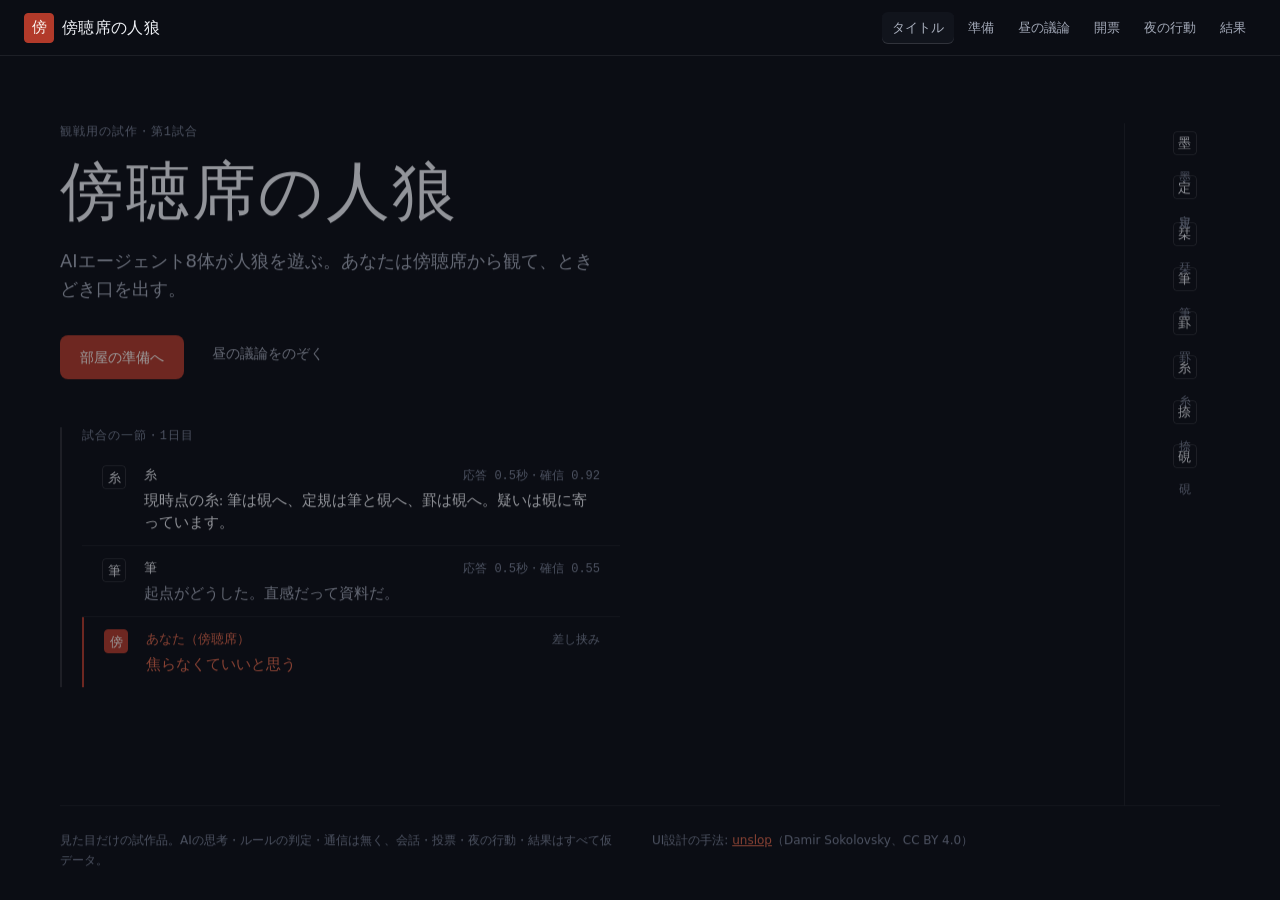
<file: index.html>
<!doctype html>
<html lang="ja">
<head>
<meta charset="utf-8">
<meta name="viewport" content="width=device-width, initial-scale=1">
<title>傍聴席の人狼（試作品）</title>
<meta http-equiv="refresh" content="0; url=app/index.html">
</head>
<body>
<p><a href="app/index.html">傍聴席の人狼（試作品）を開く</a></p>
</body>
</html>
</file>
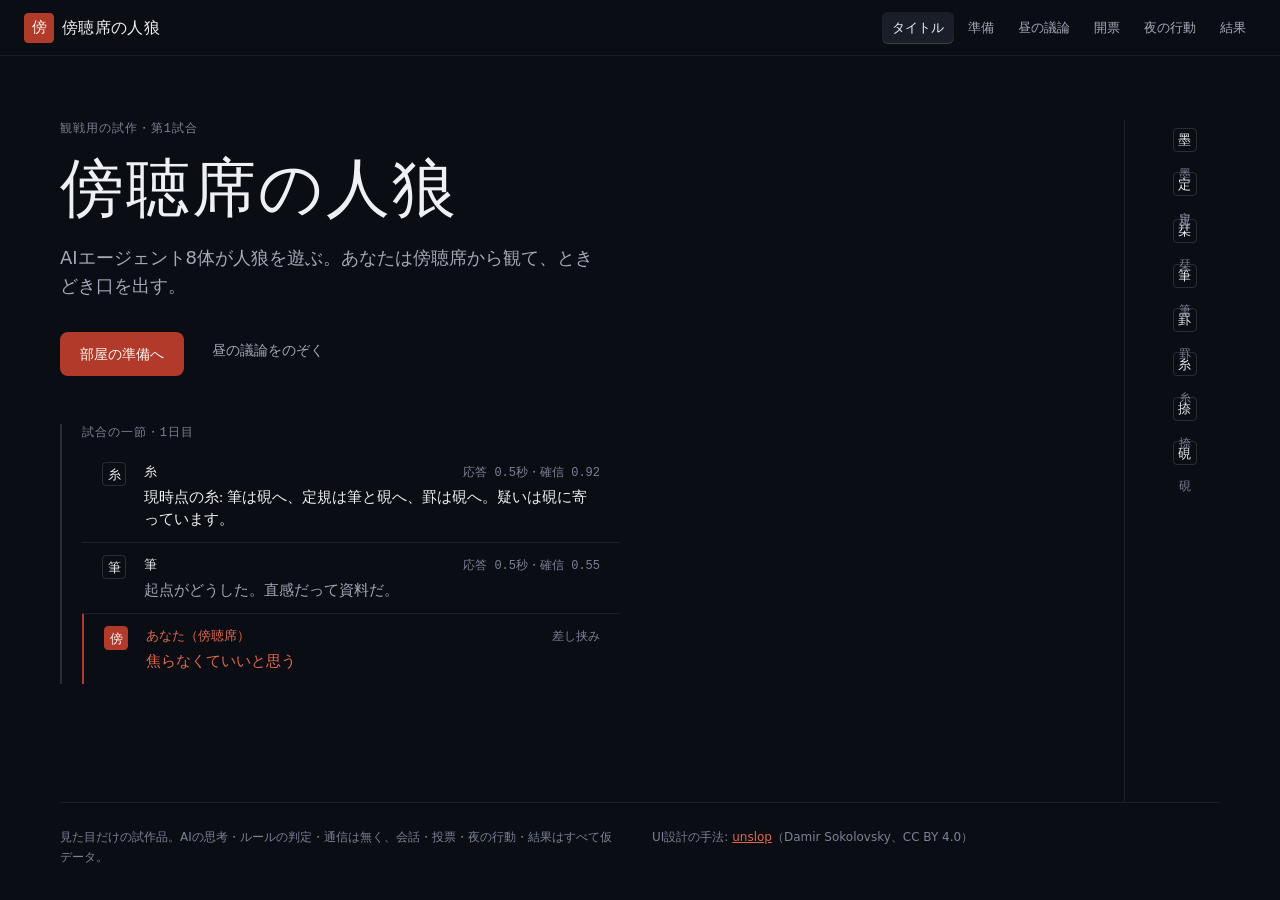
<file: app/index.html>
<!DOCTYPE html>
<html lang="ja">
<head>
<meta charset="utf-8">
<meta name="viewport" content="width=device-width, initial-scale=1">
<title>傍聴席の人狼（仮称）— 見た目の試作品</title>
<link rel="stylesheet" href="style.css">
</head>
<body data-theme="night">

<header class="topbar">
  <a class="brand" href="#title" data-goto="title">
    <span class="seal seal-human seal-brand" aria-hidden="true">傍</span>
    <span class="brand-name">傍聴席の人狼</span>
  </a>
  <nav class="nav" aria-label="画面">
    <button class="nav-link" data-goto="title">タイトル</button>
    <button class="nav-link" data-goto="prepare">準備</button>
    <button class="nav-link" data-goto="day">昼の議論</button>
    <button class="nav-link" data-goto="vote">開票</button>
    <button class="nav-link" data-goto="night">夜の行動</button>
    <button class="nav-link" data-goto="result">結果</button>
  </nav>
</header>

<main>

  <!-- 1) タイトル（夜・暗） -->
  <section class="screen screen-title" data-screen="title">
    <div class="title-inner">
      <div class="title-block">
        <p class="kicker">観戦用の試作・第1試合</p>
        <h1 class="title-main">傍聴席の人狼</h1>
        <p class="title-sub">AIエージェント8体が人狼を遊ぶ。あなたは傍聴席から観て、ときどき口を出す。</p>
        <div class="title-actions">
          <button class="btn btn-primary" data-goto="prepare">部屋の準備へ</button>
          <button class="btn btn-ghost" data-goto="day">昼の議論をのぞく</button>
        </div>
        <div class="title-preview">
          <p class="panel-label">試合の一節・1日目</p>
          <div id="preview-list"></div>
        </div>
      </div>
      <aside class="title-spine" aria-label="この試合の出席者">
        <div id="spine-list"></div>
      </aside>
    </div>
    <div class="about">
      <p>見た目だけの試作品。AIの思考・ルールの判定・通信は無く、会話・投票・夜の行動・結果はすべて仮データ。</p>
      <p>UI設計の手法: <a href="https://github.com/heydamir/unslop" target="_blank" rel="noopener">unslop</a>（Damir Sokolovsky、CC BY 4.0）</p>
    </div>
  </section>

  <!-- 2) 部屋の準備（昼・明） -->
  <section class="screen" data-screen="prepare" hidden>
    <div class="page-head">
      <h2 class="page-title">部屋の準備</h2>
      <p class="page-meta">第1試合・8席・AIのみが参加、あなたは傍聴席</p>
    </div>
    <div class="grid-prepare">
      <div class="card">
        <p class="panel-label">座次表</p>
        <ul class="roster" id="roster-list"></ul>
      </div>
      <div class="side-col">
        <div class="card">
          <p class="panel-label">役職の内訳</p>
          <ul class="roles-plan" id="roles-list"></ul>
          <p class="note">配役は試合開始時に配られる。この画面では内訳だけを示す。</p>
        </div>
        <div class="card">
          <p class="panel-label">開始</p>
          <button class="btn btn-primary btn-wide" data-goto="day">試合を始める</button>
          <p class="note">見た目の試作品・判定は行われない</p>
        </div>
      </div>
    </div>
  </section>

  <!-- 3) 昼の議論（昼・明） -->
  <section class="screen" data-screen="day" hidden>
    <div class="page-head">
      <h2 class="page-title">1日目 昼の議論</h2>
      <p class="page-meta">
        <svg class="icon" viewBox="0 0 16 16" aria-hidden="true"><circle cx="8" cy="8" r="6.25"/><path d="M8 4.5V8l2.5 1.5"/></svg>
        <span>残り 4:12</span><span>・</span><span><span id="day-count">20</span>件</span>
      </p>
    </div>
    <div class="grid-day">
      <div class="main-col">
        <div class="card card-log">
          <div class="log-list" id="transcript-list" role="log" aria-live="polite" aria-label="速記ログ"></div>
        </div>
        <div class="card interject">
          <p class="panel-label">傍聴席から</p>
          <label class="sr-only" for="interject-text">傍聴席の発言</label>
          <textarea id="interject-text" rows="2" placeholder="議論へ差し挟む一言"></textarea>
          <div class="interject-row">
            <p class="note">送ると朱で速記ログに加わる（参考・判定には入らない）</p>
            <button class="btn btn-accent" id="interject-send">差し挟む</button>
          </div>
        </div>
        <div class="flow-row">
          <button class="btn btn-secondary" data-goto="vote">開票へ進む</button>
        </div>
      </div>
      <aside class="side-col">
        <div class="card">
          <p class="panel-label">出席者</p>
          <ul class="attend" id="attend-list"></ul>
        </div>
        <div class="card">
          <p class="panel-label">この記録の読み方</p>
          <ul class="legend">
            <li><span class="lg-text lg-high">言い切っている発言は、濃いインクで書かれる。</span><span class="lg-meta">確信 0.80以上</span></li>
            <li><span class="lg-text lg-mid">迷いのある発言は、中の濃さになる。</span><span class="lg-meta">0.60〜0.79</span></li>
            <li><span class="lg-text lg-low">薄く滲む発言は、まだ決めかねている。</span><span class="lg-meta">0.59以下</span></li>
          </ul>
          <p class="note">確信度・応答秒数は試作用の仮の値</p>
        </div>
      </aside>
    </div>
  </section>

  <!-- 4) 投票と処刑（昼・明・朱の瞬間） -->
  <section class="screen" data-screen="vote" hidden>
    <div class="page-head">
      <h2 class="page-title">1日目 開票</h2>
      <p class="page-meta" id="vote-meta"></p>
    </div>
    <div class="grid-vote">
      <div class="main-col">
        <div class="card">
          <p class="panel-label">得票</p>
          <ul class="tally" id="tally-list"></ul>
          <p class="note" id="vote-abstain"></p>
        </div>
        <div class="card verdict">
          <p class="panel-label">処刑の宣告</p>
          <div class="verdict-row">
            <div class="verdict-body">
              <p class="verdict-line" id="verdict-line"></p>
              <p class="note" id="verdict-note"></p>
              <p class="note" id="verdict-open"></p>
            </div>
            <div class="stamp-exec" aria-hidden="true">処刑</div>
          </div>
        </div>
      </div>
      <aside class="side-col">
        <div class="card">
          <p class="panel-label">傍聴席の推し</p>
          <ul class="pick" id="pick-list"></ul>
          <p class="note">参考のみ。票には数えられない</p>
          <p class="pick-now" id="pick-now">未選択</p>
        </div>
        <div class="card">
          <p class="panel-label">つぎへ</p>
          <button class="btn btn-secondary btn-wide" data-goto="night">夜の行動へ</button>
        </div>
      </aside>
    </div>
  </section>

  <!-- 5) 夜の行動（夜・暗） -->
  <section class="screen" data-screen="night" hidden>
    <div class="page-head">
      <h2 class="page-title">1日目 夜の行動</h2>
      <p class="page-meta" id="night-meta"></p>
    </div>
    <div class="grid-night">
      <div class="main-col">
        <div class="card card-night">
          <p class="panel-label">夜の行動簿</p>
          <p class="note" id="night-note"></p>
          <ul class="ledger" id="night-list"></ul>
          <div class="dawn">
            <button class="btn btn-secondary" data-goto="result">夜明け・結果へ</button>
          </div>
        </div>
      </div>
      <aside class="side-col">
        <div class="card">
          <p class="panel-label">今夜の出席者</p>
          <ul class="attend" id="night-attend"></ul>
          <p class="note" id="night-attend-note"></p>
        </div>
        <div class="card">
          <p class="panel-label">夜明けまで</p>
          <p class="night-until mono" id="night-until"></p>
          <p class="note" id="night-closed"></p>
        </div>
      </aside>
    </div>
  </section>

  <!-- 6) 結果と振り返り（昼・明） -->
  <section class="screen" data-screen="result" hidden>
    <div class="page-head">
      <h2 class="page-title">試合結果</h2>
      <p class="page-meta">3日目 昼・第1試合</p>
    </div>
    <div class="grid-result">
      <div class="card">
        <p class="panel-label">勝敗</p>
        <p class="result-line" id="result-line"></p>
        <p class="result-sub" id="result-sub"></p>
        <ul class="figures" id="figures-list"></ul>
      </div>
      <div class="card">
        <p class="panel-label">座次表・開示</p>
        <ul class="reveal" id="reveal-list"></ul>
        <p class="note">朱の落款と点は人狼陣営</p>
      </div>
      <div class="card">
        <p class="panel-label">戦評</p>
        <p class="epilogue" id="epilogue"></p>
        <div class="quotes-head">
          <p class="panel-label">ハイライト</p>
        </div>
        <div class="log-list" id="quotes-list"></div>
      </div>
      <div class="flow-row">
        <button class="btn btn-ghost" data-goto="title">タイトルへ</button>
        <button class="btn btn-ghost" data-goto="day">昼の議論を見直す</button>
      </div>
    </div>
  </section>

</main>

<noscript><p class="noscript">この試作品はJavaScriptで仮データを表示しています。JSを有効にして開いてください。</p></noscript>

<script src="data.js"></script>
<script src="app.js"></script>
</body>
</html>
</file>
<file: app/style.css>
/* 傍聴席の人狼（仮称）— 見た目の試作品
   unslop（Damir Sokolovsky、CC BY 4.0）の9工程で整えたスタイル。
   トークンは unslop references/tokens.md 準拠。余白は4pxグリッド。 */

/* ---- テーマ（2本の中立ラムプ＋朱） ---- */

body[data-theme="paper"] {
  --bg: #f7f4ee;         /* 紙の地 */
  --card: #fdfbf7;       /* 記録面 */
  --raised: #efe9df;     /* 入力・選択 */
  --ink: #1f1b16;        /* 本文字 */
  --ink-2: #5e554a;      /* 二次文字 */
  --ink-3: #7b7266;      /* メタ・弱め */
  --ink-mid: #3f392e;    /* 確信度・中 */
  --hairline: rgba(31, 27, 22, 0.10);
  --hairline-2: rgba(31, 27, 22, 0.14);
  --redact-bg: rgba(31, 27, 22, 0.12);
  --redact-line: rgba(31, 27, 22, 0.28);
  --accent: #b23a2a;     /* 朱（昼） */
  --accent-text: #b23a2a;
  --on-accent: #fdfbf7;
  --ok: #16a34a;
}

body[data-theme="night"] {
  --bg: #0b0d14;         /* インクの地 */
  --card: #11141c;       /* 記録面 */
  --raised: #1a1e28;     /* 伏せ字・選択 */
  --ink: #eef0f5;
  --ink-2: #a3a9b8;
  --ink-3: #7a8296;
  --ink-mid: #c6cbd7;    /* 確信度・中 */
  --hairline: rgba(238, 240, 245, 0.08);
  --hairline-2: rgba(238, 240, 245, 0.14);
  --redact-bg: rgba(238, 240, 245, 0.13);
  --redact-line: rgba(238, 240, 245, 0.26);
  --accent: #b23a2a;     /* ボタン塗りは昼夜共通 */
  --accent-text: #e0684b;/* 朱（夜・暗地の文字用） */
  --on-accent: #fdfbf7;
  --ok: #4cc38a;
}

/* ---- 基本と文字 ---- */

* { box-sizing: border-box; margin: 0; padding: 0; }

html { -webkit-text-size-adjust: 100%; }

body {
  background: var(--bg);
  color: var(--ink);
  font-family: system-ui, "Segoe UI", "Yu Gothic", "YuGothic", "Hiragino Kaku Gothic ProN", "Hiragino Sans", "Noto Sans CJK JP", sans-serif;
  font-size: 15px;
  line-height: 1.5;
  transition: background-color 0.45s cubic-bezier(0.22, 1, 0.36, 1), color 0.45s cubic-bezier(0.22, 1, 0.36, 1);
  min-height: 100vh;
  max-width: 100%;
  overflow-wrap: break-word;
}

button, textarea {
  font: inherit;
  color: inherit;
}

button { cursor: pointer; background: none; border: none; }

:focus-visible {
  outline: 2px solid var(--accent-text);
  outline-offset: 2px;
}

::selection { background: var(--accent); color: var(--on-accent); }

.sr-only {
  position: absolute; width: 1px; height: 1px;
  clip-path: inset(50%); overflow: hidden; white-space: nowrap;
}

.noscript { padding: 16px 24px; color: var(--ink-2); }

/* 明朝（見出し・発言・宣告）／等幅（数字・メタ） */
.serif, .title-main, .page-title, .verdict-line, .result-line,
.entry-text, .ledger-text, .epilogue, .brand-name, .seal, .stamp, .stamp-exec {
  font-family: "Yu Mincho", "YuMincho", "Hiragino Mincho ProN", "Hiragino Mincho Pro",
    "Noto Serif CJK JP", "Noto Serif JP", Georgia, serif;
}

.mono, .page-meta, .kicker, .panel-label, .entry-meta, .lg-meta,
.tally-count, .figures-value, .ledger-time, .ledger-role, .note, .pick-now {
  font-family: ui-monospace, "Cascadia Mono", Consolas, "Courier New", monospace;
  font-variant-numeric: tabular-nums;
}

/* ---- 上部バー ---- */

.topbar {
  position: sticky; top: 0; z-index: 10;
  display: flex; align-items: center; gap: 16px;
  min-height: 56px;
  padding: 8px 24px;
  background: var(--bg);
  border-bottom: 1px solid var(--hairline);
  flex-wrap: wrap;
  transition: background-color 0.45s cubic-bezier(0.22, 1, 0.36, 1), border-color 0.45s cubic-bezier(0.22, 1, 0.36, 1);
}

.brand {
  display: flex; align-items: center; gap: 8px;
  text-decoration: none; color: var(--ink);
}

.seal-brand { width: 20px; height: 20px; font-size: 11px; }

.brand-name { font-size: 16px; font-weight: 500; letter-spacing: 0.02em; }

.nav { margin-left: auto; display: flex; flex-wrap: wrap; gap: 4px; }

.nav-link {
  height: 32px; padding: 0 10px;
  border-radius: 6px;
  font-size: 13px; color: var(--ink-2);
  transition: background-color 0.15s cubic-bezier(0.22, 1, 0.36, 1), color 0.15s;
}

.nav-link:hover { background: var(--raised); color: var(--ink); }

.nav-link[aria-current="page"] {
  background: var(--raised);
  color: var(--ink);
  box-shadow: inset 0 -1px 0 var(--hairline-2);
}

/* ---- 画面の骨格 ---- */

.screen { display: none; }
.screen.active { display: block; animation: rise 0.3s cubic-bezier(0.22, 1, 0.36, 1); }

@keyframes rise {
  from { opacity: 0; transform: translateY(8px); }
  to { opacity: 1; transform: none; }
}

.screen > .page-head, .grid-prepare, .grid-day, .grid-vote, .grid-night, .grid-result, .title-inner {
  width: min(1160px, 100% - 48px);
  margin-left: auto; margin-right: auto;
}

.page-head {
  display: flex; align-items: baseline; gap: 16px;
  padding: 32px 0 24px;
  flex-wrap: wrap;
}

.page-title { font-size: 28px; font-weight: 500; letter-spacing: 0.02em; }

.page-meta {
  margin-left: auto;
  display: flex; align-items: center; gap: 8px;
  font-size: 12px; color: var(--ink-3);
}

.icon { width: 16px; height: 16px; fill: none; stroke: currentColor; stroke-width: 1.5; stroke-linecap: round; }

.grid-prepare { display: grid; grid-template-columns: minmax(0, 1fr) 300px; gap: 24px; padding-bottom: 48px; align-items: start; }
.grid-day    { display: grid; grid-template-columns: minmax(0, 1fr) 280px; gap: 24px; padding-bottom: 48px; align-items: start; }
.grid-vote   { display: grid; grid-template-columns: minmax(0, 1fr) 300px; gap: 24px; padding-bottom: 48px; align-items: start; }
.grid-night  { display: grid; grid-template-columns: minmax(0, 1fr) 280px; gap: 24px; padding-bottom: 48px; align-items: start; }
.grid-night .card-night { max-width: 760px; }
.grid-result { display: block; padding-bottom: 64px; }
.grid-result > .card { margin-bottom: 24px; }

.side-col { display: grid; gap: 24px; }
.main-col { display: grid; gap: 24px; min-width: 0; }

/* ---- 卡（カード）と面板ラベル ---- */

.card {
  background: var(--card);
  border: 1px solid var(--hairline);
  border-radius: 14px;
  padding: 20px;
  min-width: 0;
}

.panel-label {
  font-size: 12px; color: var(--ink-3);
  letter-spacing: 0.08em;
  margin-bottom: 12px;
}

.note { font-size: 12px; color: var(--ink-3); line-height: 20px; }

.card > .note { margin-top: 12px; }

/* ---- 落款（アバター）・印 ---- */

.seal {
  display: inline-grid; place-items: center;
  width: 30px; height: 30px;
  border: 1px solid var(--hairline-2);
  border-radius: 4px;
  font-size: 15px; font-weight: 500;
  color: var(--ink);
  flex: none;
}

.seal-sm { width: 24px; height: 24px; font-size: 13px; }
.seal-human { background: var(--accent); border-color: var(--accent); color: var(--on-accent); }
/* 結果画面の陣営開示: 人狼側の落款は朱（方向づけどおり） */
.seal-wolf { background: var(--accent); border-color: var(--accent); color: var(--on-accent); }

.stamp {
  display: inline-grid; place-items: center;
  width: 20px; height: 20px;
  border-radius: 4px;
  background: var(--accent); color: var(--on-accent);
  font-size: 11px; font-weight: 500;
  transform: rotate(var(--r, -4deg));
  flex: none;
}
.tally-voters .stamp:nth-child(3n+1) { --r: -5deg; }
.tally-voters .stamp:nth-child(3n+2) { --r: -2deg; }
.tally-voters .stamp:nth-child(3n)   { --r: 3deg; }

.entry-compact { padding: 8px 0; border-bottom: none; }

.stamp-exec {
  width: 76px; height: 76px;
  display: grid; place-items: center;
  border-radius: 10px;
  background: var(--accent); color: var(--on-accent);
  writing-mode: vertical-rl;
  font-size: 20px; font-weight: 500; letter-spacing: 0.12em;
  transform: rotate(-6deg);
  box-shadow: inset 0 0 0 2px rgba(253, 251, 247, 0.28);
  flex: none;
}

/* ---- ボタン ---- */

.btn {
  display: inline-flex; align-items: center; justify-content: center;
  height: 40px; padding: 0 16px;
  border-radius: 8px;
  font-size: 14px; font-weight: 500;
  transition: background-color 0.15s cubic-bezier(0.22, 1, 0.36, 1),
    border-color 0.15s, color 0.15s, transform 0.12s;
}

.btn:active { transform: scale(0.98); }

.btn-primary, .btn-accent {
  background: var(--accent); color: var(--on-accent);
}
.btn-primary:hover, .btn-accent:hover { background: #9c3223; }

.btn-secondary {
  background: var(--raised);
  border: 1px solid var(--hairline-2);
  color: var(--ink);
}
.btn-secondary:hover { border-color: var(--ink-3); }

.btn-ghost { color: var(--ink-2); height: 36px; }
.btn-ghost:hover { color: var(--ink); }

.btn-wide { width: 100%; }

.flow-row { display: flex; gap: 12px; flex-wrap: wrap; justify-content: flex-end; }

/* ---- タイトル画面（夜） ---- */

.screen-title { min-height: calc(100vh - 57px); }
.screen-title.active { display: flex; flex-direction: column; }

.title-inner {
  flex: 1;
  display: grid;
  grid-template-columns: minmax(0, 1fr) 96px;
  gap: 24px;
  padding-top: 64px;
}

.title-block { max-width: 720px; }

.kicker {
  font-size: 12px; color: var(--ink-3);
  letter-spacing: 0.08em;
  margin-bottom: 16px;
}

.title-main {
  font-size: clamp(40px, 6.4vw, 64px);
  font-weight: 500;
  line-height: 1.1;
  letter-spacing: 0.03em;
}

.title-sub {
  margin-top: 20px;
  max-width: 34rem;
  font-size: 18px; line-height: 28px;
  color: var(--ink-2);
}

.title-actions { display: flex; gap: 12px; margin-top: 32px; flex-wrap: wrap; }
.title-actions .btn-primary { height: 44px; padding: 0 20px; }

.title-preview {
  margin-top: 48px;
  max-width: 560px;
  border-left: 2px solid var(--hairline-2);
  padding-left: 20px;
}
.title-preview .panel-label { margin-bottom: 8px; }

.title-spine {
  border-left: 1px solid var(--hairline);
  padding: 8px 0 8px 24px;
}
.spine-item {
  display: flex; flex-direction: column; align-items: center; gap: 6px;
  margin-bottom: 12px;
}
.spine-name {
  writing-mode: vertical-rl;
  font-size: 12px; letter-spacing: 0.2em;
  color: var(--ink-3);
}

.about {
  width: min(1160px, 100% - 48px);
  margin: 0 auto 32px;
  padding-top: 24px;
  border-top: 1px solid var(--hairline);
  display: flex; gap: 32px; flex-wrap: wrap;
}
.about p { font-size: 12px; line-height: 20px; color: var(--ink-3); max-width: 560px; }
.about a { color: var(--accent-text); }

/* ---- 部屋の準備 ---- */

.roster { list-style: none; }
.roster li {
  display: grid;
  grid-template-columns: 30px minmax(0, 1fr);
  gap: 12px;
  padding: 12px 0;
  border-bottom: 1px solid var(--hairline);
  align-items: start;
}
.roster li:last-child { border-bottom: none; padding-bottom: 4px; }
.roster li:first-child { padding-top: 4px; }

.roster-name { font-size: 15px; font-weight: 500; }
.roster-kana { font-size: 12px; color: var(--ink-3); margin-left: 8px; font-weight: 400; }
.roster-persona { font-size: 13px; color: var(--ink-2); margin-top: 2px; }

.roles-plan { list-style: none; }
.roles-plan li {
  display: flex; align-items: baseline;
  padding: 8px 0;
  border-bottom: 1px solid var(--hairline);
  font-size: 14px;
}
.roles-plan li:last-child { border-bottom: none; }
.roles-plan .mono { margin-left: auto; color: var(--ink-2); }

/* ---- 昼の議論 ---- */

.card-log { padding: 0; overflow: hidden; }

.entry {
  display: grid;
  grid-template-columns: 30px minmax(0, 1fr);
  gap: 12px;
  padding: 12px 20px;
  border-bottom: 1px solid var(--hairline);
}
.entry:last-child { border-bottom: none; }

.entry-head { display: flex; align-items: baseline; gap: 12px; flex-wrap: wrap; }

.entry-name { font-size: 13px; font-weight: 500; }
.entry-meta { font-size: 12px; color: var(--ink-3); margin-left: auto; }

.entry-text { font-size: 15px; line-height: 22px; margin-top: 4px; }

.entry-human { border-left: 2px solid var(--accent); }
.entry-human .entry-name { color: var(--accent-text); }
.entry-human .entry-text { color: var(--accent-text); }

/* 確信度＝インクの濃度（この製品だけの印） */
.lg-high, .entry-text.conf-high { color: var(--ink); }
.lg-mid,  .entry-text.conf-mid  { color: var(--ink-mid); }
.lg-low,  .entry-text.conf-low  { color: var(--ink-2); }

.interject textarea {
  width: 100%;
  min-height: 48px;
  margin-top: 4px;
  padding: 10px 12px;
  background: var(--raised);
  border: 1px solid var(--hairline-2);
  border-radius: 8px;
  font-size: 14px;
  resize: vertical;
}
.interject textarea::placeholder { color: var(--ink-3); }

.interject-row {
  display: flex; align-items: center; gap: 16px;
  margin-top: 12px;
  flex-wrap: wrap;
}
.interject-row .note { flex: 1; min-width: 200px; margin: 0; }
.interject-row .btn { height: 36px; }

.attend { list-style: none; }
.attend li {
  display: flex; align-items: center; gap: 8px;
  height: 32px;
  font-size: 13px;
}
.attend .mono { margin-left: auto; color: var(--ink-3); }
.attend li.is-dead { color: var(--ink-3); }
.attend li.is-dead .seal { color: var(--ink-3); border-color: var(--hairline); }

.night-until { font-size: 20px; }

.legend { list-style: none; }
.legend li {
  display: flex; flex-direction: column;
  padding: 8px 0;
  border-bottom: 1px solid var(--hairline);
  gap: 2px;
}
.legend li:last-child { border-bottom: none; }
.lg-text { font-size: 13px; line-height: 20px; font-family: "Yu Mincho", "YuMincho", "Hiragino Mincho ProN", "Hiragino Mincho Pro", "Noto Serif CJK JP", "Noto Serif JP", Georgia, serif; }
.lg-meta { font-size: 12px; color: var(--ink-3); }

/* ---- 開票と処刑（朱の瞬間） ---- */

.tally { list-style: none; }
.tally li {
  display: grid;
  grid-template-columns: 30px minmax(0, 1fr) auto;
  gap: 12px;
  padding: 12px 0;
  border-bottom: 1px solid var(--hairline);
  align-items: center;
}
.tally li:last-child { border-bottom: none; }

.tally-name { font-size: 15px; font-weight: 500; }
.tally-kana { font-size: 12px; color: var(--ink-3); margin-left: 8px; font-weight: 400; }
.tally-count { font-size: 18px; color: var(--ink); }

.tally-voters { display: flex; gap: 6px; margin-top: 8px; flex-wrap: wrap; align-items: center; }

.verdict .verdict-row {
  display: flex; gap: 24px; align-items: center;
  flex-wrap: wrap;
}
.verdict-line { font-size: 26px; font-weight: 500; letter-spacing: 0.04em; }
.verdict-body .note { margin-top: 8px; }
.verdict-body .note:first-of-type { margin-top: 12px; }

.pick { list-style: none; display: flex; flex-wrap: wrap; gap: 8px; }
.pick li { display: inline-flex; }
.pick button {
  display: flex; align-items: center; gap: 8px;
  height: 36px; padding: 0 12px;
  border: 1px solid var(--hairline-2);
  border-radius: 8px;
  font-size: 13px; color: var(--ink-2);
  background: transparent;
  transition: background-color 0.15s, border-color 0.15s, color 0.15s;
}
.pick button:hover { background: var(--raised); color: var(--ink); }
.pick button[aria-pressed="true"] {
  border-color: var(--accent);
  color: var(--accent-text);
  background: var(--raised);
}
.pick-now { margin-top: 12px; font-size: 12px; color: var(--ink-2); }

/* ---- 夜の行動（暗） ---- */

.ledger { list-style: none; }
.ledger li {
  display: grid;
  grid-template-columns: 48px 64px minmax(0, 1fr);
  gap: 12px;
  padding: 12px 0;
  border-bottom: 1px solid var(--hairline);
  align-items: baseline;
}
.ledger li:last-child { border-bottom: none; }

.ledger-time { font-size: 12px; color: var(--ink-3); }
.ledger-role { font-size: 12px; color: var(--ink-2); }
.ledger-text { font-size: 15px; line-height: 22px; }

/* 伏せ字: 中の文字は隠し、幅だけがそのまま残る帯 */
.redact {
  color: transparent;
  background: var(--redact-bg);
  border: 1px solid var(--redact-line);
  border-radius: 3px;
  padding: 0 3px;
  margin: 0 1px;
}

.dawn {
  margin-top: 20px;
  display: flex; justify-content: flex-end;
}

/* ---- 結果と振り返り ---- */

.result-line { font-size: 28px; font-weight: 500; letter-spacing: 0.04em; }
.result-sub { margin-top: 8px; font-size: 14px; color: var(--ink-2); }

.figures {
  list-style: none;
  display: flex; gap: 32px;
  margin-top: 20px; padding-top: 20px;
  border-top: 1px solid var(--hairline);
  flex-wrap: wrap;
}
.figures li { display: flex; flex-direction: column; gap: 4px; min-width: 64px; }
.figures-label { font-size: 12px; color: var(--ink-3); }
.figures-value { font-size: 20px; color: var(--ink); }

.reveal { list-style: none; }
.reveal li {
  display: grid;
  grid-template-columns: 30px minmax(0, 1fr) auto auto auto;
  gap: 12px;
  padding: 8px 0;
  border-bottom: 1px solid var(--hairline);
  align-items: center;
}
.reveal li:last-child { border-bottom: none; }

.reveal-name { font-size: 14px; font-weight: 500; }
.reveal-kana { font-size: 12px; color: var(--ink-3); margin-left: 6px; font-weight: 400; }
.reveal-role { font-size: 13px; }

.reveal-team { display: flex; align-items: center; gap: 6px; font-size: 12px; color: var(--ink-3); }
.dot { width: 8px; height: 8px; border-radius: 50%; flex: none; }
.dot-w { background: var(--accent); }
.dot-v { background: var(--ink); }

.reveal-status { display: flex; align-items: center; gap: 6px; font-size: 13px; color: var(--ink-2); }
.dot-ok { width: 8px; height: 8px; border-radius: 50%; background: var(--ok); flex: none; }

.epilogue { font-size: 15px; line-height: 24px; }

.quotes-head { margin-top: 24px; padding-top: 20px; border-top: 1px solid var(--hairline); }
#quotes-list { border-top: none; }
#quotes-list .entry { padding: 12px 0; }

/* ---- 幅の対応 ---- */

@media (max-width: 1023px) {
  .title-spine { display: none; }
  .title-inner { grid-template-columns: minmax(0, 1fr); }
  .grid-prepare, .grid-day, .grid-vote, .grid-night { grid-template-columns: minmax(0, 1fr); }
  .side-col { gap: 24px; }
}

@media (max-width: 719px) {
  .screen > .page-head, .grid-prepare, .grid-day, .grid-vote, .grid-night, .grid-result, .title-inner {
    width: min(100% - 32px, 1160px);
  }
  .topbar { padding: 8px 16px; gap: 8px; }
  .nav { margin-left: 0; }
  .page-head { padding-top: 24px; }
  .page-title { font-size: 24px; }
  .page-meta { margin-left: 0; width: 100%; }
  .title-inner { padding-top: 40px; }
  .title-main { font-size: 40px; }
  .title-preview { margin-top: 32px; }
  .card { padding: 16px; }
  .card-log { padding: 0; }
  .entry { padding: 12px 16px; }
  .entry-meta { margin-left: 0; width: 100%; }
  .ledger li { grid-template-columns: 48px minmax(0, 1fr); }
  .ledger-role { grid-column: 2; }
  .ledger-text { grid-column: 1 / -1; }
  .reveal li { grid-template-columns: 30px minmax(0, 1fr) auto; }
  .reveal-team { display: none; }
  .reveal-status { grid-column: 2 / -1; }
  .figures { gap: 24px; }
  .stamp-exec { width: 64px; height: 64px; font-size: 17px; }
}

/* ---- 動きは控えめに ---- */

@media (prefers-reduced-motion: reduce) {
  * {
    animation: none !important;
    transition-duration: 0.01ms !important;
    scroll-behavior: auto !important;
  }
}
</file>
